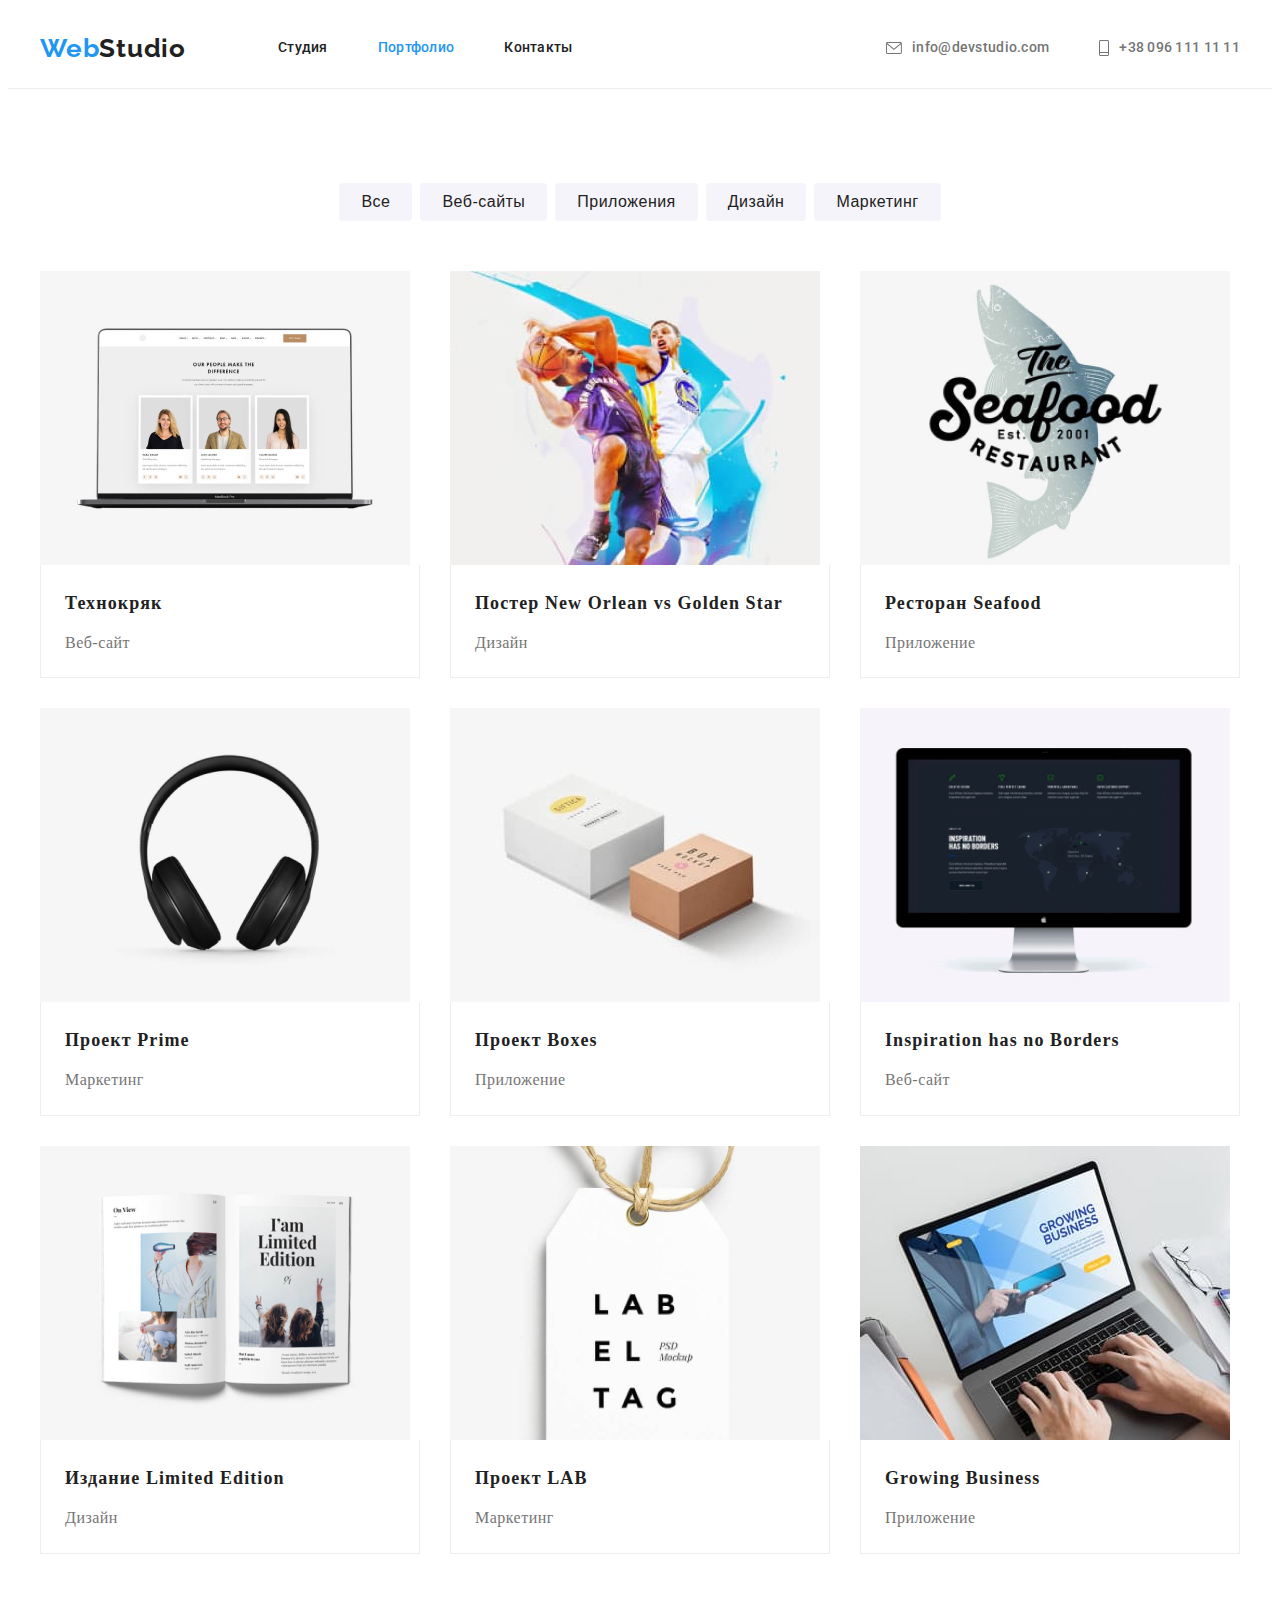
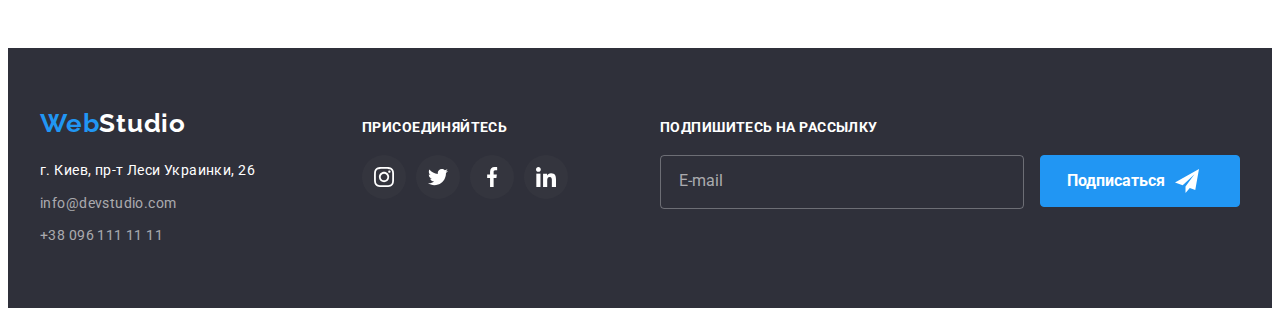
<file: portfolio.html>
<!DOCTYPE html>
<html lang="en">
<head>
    <meta charset="UTF-8">
    <meta http-equiv="X-UA-Compatible" content="IE=edge">
    <meta name="viewport" content="width=device-width, initial-scale=1.0">
    <title>Document</title>
    <link rel="preconnect" href="https://fonts.googleapis.com">
    <link rel="preconnect" href="https://fonts.gstatic.com" crossorigin>
    <link href="https://fonts.googleapis.com/css2?family=Raleway:wght@700&family=Roboto:wght@400;500;700;900&display=swap"
        rel="stylesheet">
        <link rel="stylesheet" href="https://cdnjs.cloudflare.com/ajax/libs/modern-normalize/1.1.0/modern-normalize.min.css"
            integrity="sha512-wpPYUAdjBVSE4KJnH1VR1HeZfpl1ub8YT/NKx4PuQ5NmX2tKuGu6U/JRp5y+Y8XG2tV+wKQpNHVUX03MfMFn9Q=="
            crossorigin="anonymous" referrerpolicy="no-referrer" />
        <link rel="stylesheet" href="./styles.css">
</head>
<body>
    <header class="header-style">
        <div class="container header-container">
            <nav class="navigation">
                <a class="logo link logo_head" href="#"> <span class="web-word-color">Web</span>Studio</a>
                <ul class="nav-list list">
                    <li class="nav-list-item">
                        <a class="nav-list-link link" href="#">Студия</a>
                    </li>
                    <li class="nav-list-item">
                        <a class="nav-list-link link current " href="./portfolio.html">Портфолио</a>
                    </li>
                    <li class="nav-list-item">
                        <a class="nav-list-link link" href="#">Контакты</a>
                    </li>
                </ul>
            </nav>
            <ul class="list contact-info-head">
                <li class="contact-info-head-size">
                    <a class="contact-mail link contact-logo" href="mail:info@devstudio.com">info@devstudio.com
                        <svg class="contact-logo-icon" width="16px" height="12px">
                            <use href="./img/sprite.svg#icon-envelope"></use>
                        </svg>
                    </a>
                </li>
                <li class="contact-info-head-size">
                    <a class="contact-number link contact-logo" href="tel:+380961111111">+38 096 111 11 11
                        <svg class="contact-logo-icon" width="10px" height="16px">
                            <use href="./img/sprite.svg#icon-phone"></use>
                        </svg>
                    </a>
                </li>
            </ul>
        </div>
    </header>
    <main>
    <section class="section">
        <div class="container"> 
        <h1 class="visually-hidden">Портфолио</h1>
        <ul class="portfolio">
            <li class="list portfolio-btn">
                <button class="portfolio_projects_btn link" type="button">Все</button>
            </li>
            <li class="list portfolio-btn">
                <button class="portfolio_projects_btn  link" type="button">Веб-сайты</button>
            </li>
            <li class="list portfolio-btn"> 
                <button class="portfolio_projects_btn  link" type="button">Приложения</button>
            </li>
            <li class="list portfolio-btn">
                <button class="portfolio_projects_btn  link" type="button">Дизайн</button>
            </li>
            <li class="list portfolio-btn">
                <button class="portfolio_projects_btn  link" type="button">Маркетинг</button>
            </li>
        </ul>
    
        <ul class="project">
            
            <li class="list projects-block">
                <a class="project-card-link" href="">
                    <div class="project-card-img-wrapper">
                <img src="./img/img_1n.jpg" alt="карточки товара на экране" width="370" height="294"> 
                <p class="overlay">Ресурс предлагает комплексные предложения с разным уровнем функционала и сервисов. Все это позволит посетителю получить
                 исчерпывающие сведения о компании или частном лице.</p>
                </div>
                <div class="project-card-wrapper">
                <h2 class="projects_name"> Технокряк</h2>
                <p class="projects_name_type"> Веб-сайт</p>
              </div>
              </a> 
              </li> 

            <li class="list projects-block"> 
                <a class="project-card-link" href="">
                    <div class="project-card-img-wrapper">
                <img class="list" src="./img/img_2.jpg" alt="игра в баскетбол" width="370" height="294">
                <p class="overlay">Ресурс предлагает комплексные предложения с разным уровнем функционала и сервисов. Все это позволит
                    посетителю получить исчерпывающие сведения о компании или частном лице.</p>
                </div>
                <div class="project-card-wrapper">
                <h2 class="projects_name"> Постер <lang="en"> New Orlean vs Golden Star</lang>
                </h2>
                <p class="projects_name_type">Дизайн</p>
                </div>
                </a>
            </li>

            <li class="list projects-block"> 
                <a class="project-card-link" href="">
                   <div class="project-card-img-wrapper">
                <img class="list" src="./img/img_3.jpg" alt="лого сайта рыба" width="370" height="294">
                <p class="overlay">Ресурс предлагает комплексные предложения с разным уровнем функционала и сервисов. Все это позволит
                    посетителю получить исчерпывающие сведения о компании или частном лице.</p>
                </div>
                <div class="project-card-wrapper">
                <h2 class="projects_name"> Ресторан <lang="en">Seafood</lang>
                </h2>
                <p class="projects_name_type"> Приложение</p>
                </div>
                </a>
            </li>

            <li class="list projects-block"> 
                <a class="project-card-link" href="">
                    <div class="project-card-img-wrapper">
               <img class="list" src="./img/img_4.jpg" alt="наушники" width="370" height="294">
                     <p class="overlay">Ресурс предлагает комплексные предложения с разным уровнем функционала и сервисов. Все это позволит
                    посетителю получить исчерпывающие сведения о компании или частном лице.</p>
                </div>
                <div class="project-card-wrapper">
                <h2 class="projects_name"> Проект <lang="en">Prime</lang>
                </h2>
                <p class="projects_name_type">Маркетинг</p>
                </div>
                </a>
            </li>
            <li class="list projects-block"> 
                <a class="project-card-link" href="">
                    <div class="project-card-img-wrapper">
                <img class="list" src="./img/img_5.jpg" alt="две коробки" width="370" height="294">
                <p class="overlay">Ресурс предлагает комплексные предложения с разным уровнем функционала и сервисов. Все это позволит
                    посетителю получить исчерпывающие сведения о компании или частном лице.</p>
                </div>
                <div class="project-card-wrapper">
                <h2 class="projects_name">Проект <lang="en"> Boxes</lang>
                </h2>
                <p class="projects_name_type">Приложение</p>
                </div>
                </a>
            </li>
            <li class="list projects-block"> 
                <a class="project-card-link" href="">
                    <div class="project-card-img-wrapper">
                <img class="list" src="./img/img_6.jpg" alt="компьютер" width="370" height="294">
            <p class="overlay">Ресурс предлагает комплексные предложения с разным уровнем функционала и сервисов. Все это позволит
                посетителю получить  исчерпывающие сведения о компании или частном лице.</p>
                </div>
               <div class="project-card-wrapper">
                <h2 class="projects_name">Inspiration has no Borders</lang>
                </h2>
                <p class="projects_name_type">Веб-сайт</p>
                </div>
                </a>
           </li>          
            <li class="list projects-block"> 
                <a class="project-card-link" href="">
                    <div class="project-card-img-wrapper">
                <img class="list" src="./img/img_7.jpg" alt="журнал" width="370" height="294">
                <p class="overlay">Ресурс предлагает комплексные предложения с разным уровнем функционала и сервисов. Все это позволит
                    посетителю получить исчерпывающие сведения о компании или частном лице.</p>
                </div>
                <div class="project-card-wrapper">
                <h2 class="projects_name">Издание <lang="en"> Limited Edition </lang>
                </h2>
                <p class="projects_name_type">Дизайн</p>
                </div>
                </a> 
            </li>
            <li class="list projects-block"> 
                <a class="project-card-link" href=""> 
                    <div class="project-card-img-wrapper">
                <img class="list" src="./img/img_8.jpg" alt="журнал" width="370" height="294">
                <p class="overlay">Ресурс предлагает комплексные предложения с разным уровнем функционала и сервисов. Все это позволит
                    посетителю получить исчерпывающие сведения о компании или частном лице.</p>
                </div>
                <div class="project-card-wrapper">
                <h2 class="projects_name"> Проект <lang="en">LAB</lang>
                </h2>
                <p class="projects_name_type">Маркетинг</p>
                </div>
                </a>
                </li>
            <li class="list projects-block"> 
                <a class="project-card-link" href="">
                    <div class="project-card-img-wrapper">
                <img class="list" src="./img/img_9.jpg" alt="работа на компьютере" width="370" height="294">
                <p class="overlay">Ресурс предлагает комплексные предложения с разным уровнем функционала и сервисов. Все это позволит
                    посетителю получить исчерпывающие сведения о компании или частном лице.</p>     
                </div>
               <div class="project-card-wrapper">
                <h2 class="projects_name">
                    <lang="en"> Growing Business </lang>
                </h2>
                <p class="projects_name_type">Приложение</p>
            </div>
            </a> 
            </li>
         </ul>
          </div>
       </section>
    </main>
    <footer class="dark-thema ">
        <div class="container footer-section">
            <div class=" join">
                <a class="link logo_foot " href=""> <span class="web-word-color">Web</span>Studio</a>
                <address class="foot-space">
                    <ul class="list">
                        <li class="foot-space-item"><a class="link_adress link list "
                                href="https://goo.gl/maps/NwRdtHwd14dd7Rub6" target="_blank" rel="noopener noreferrer">г.
                                Киев, пр-т Леси Украинки, 26</a></li>
                        <li class="foot-space-item"><a class="contact-mail-foot link list"
                                href="mail:info@devstudio.com">info@devstudio.com</a></li>
                        <li class="foot-space-item"><a class="contact-number-foot  link list" href="tel:+380961111111">+38
                                096 111 11 11</a></li>
                    </ul>
                </address>
            </div>
            <div class="footer-info">
                <p class="join-name">присоединяйтесь</p>
                <ul class="social-list-footer list ">
                    <li class="social-list-item">
                        <a class="social-list-link-footer" href="">
                            <svg class="social-list-icon-footer" width="20" height="20">
                                <use href="./img/sprite.svg#icon-instagram"></use>
                            </svg>
                        </a>
                    </li>
                    <li class="social-list-item">
                        <a class="social-list-link-footer" href="">
                            <svg class="social-list-icon-footer" width="20" height="20">
                                <use href="./img/sprite.svg#icon-twitter"></use>
                            </svg>
                        </a>
                    </li>
                    <li class="social-list-item">
                        <a class="social-list-link-footer" href="">
                            <svg class="social-list-icon-footer" width="20" height="20">
                                <use href="./img/sprite.svg#icon-facebook"></use>
                            </svg>
                        </a>
                    </li>
                    <li class="social-list-item">
                        <a class="social-list-link-footer" href="">
                            <svg class="social-list-icon-footer" width="20" height="20">
                                <use href="./img/sprite.svg#icon-linkedin"></use>
                            </svg>
                        </a>
                    </li>
                </ul>
            </div>
            <div>
                <form class="footer-contact-form">
                    <p class="join-name footer-form-space"> Подпишитесь на рассылку</p>
                    <div class="footer-form">
                        <label>
                            <input name="user_mail" class="contact-form-input-footer" type="mail" placeholder="E-mail" required />
                            <button type="submit" class=" icon-button"> Подписаться
                                <svg class="fly-send-icon" width="24" height="24">
                                    <use href="./img/sprite.svg#icon-fly-send"> </use>
                                </svg>
                            </button>
                        </label>
                    </div>
                </form>
            </div>
        </div>
    </footer>
</body>
</html>
</file>
<file: styles.css>
:root {
  --accent-color: #2196f3;
  --dark-text-color: #212121;
  --light-dark-text-color: #757575;
  --main-light-text-color: #ffffff;
  --icon-grey-main-color: #afb1b8;
  --primary-font-family: Roboto, sans-serif;
  --secondary-font-family: Raleway, sans-serif;
}

.list {
  list-style: none;
}
.link {
  text-decoration: none;
}
.container {
  width: 1200px;
  padding-left: 15px;
  padding-right: 15px;
  margin-left: auto;
  margin-right: auto;
}
.body {
  font-family: var(--primary-font-family);
}
h1,
h2,
h3,
h4,
h5,
p {
  margin-top: 0;
  margin-bottom: 0;
}
ul,
ol {
  margin-top: 0;
  margin-bottom: 0;
  padding: 0;
}
img {
  display: block;
}
/* components start */

.section {
  padding-top: 94px;
  padding-bottom: 94px;
}
.header-style {
  border-bottom: 1px solid #ececec;
}
.visually-hidden {
  position: absolute;
  width: 1px;
  height: 1px;
  margin: -1px;
  border: 0;
  padding: 0;
  white-space: nowrap;
  clip-path: inset(100%);
  clip: rect(0 0 0 0);
  overflow: hidden;
}
.logo_head {
  font-family: var(--secondary-font-family);
  font-weight: 700;
  font-size: 26px;
  line-height: 1.19;
  letter-spacing: 0.03em;
  color: var(--dark-text-color);
}
.logo {
  margin-right: 92px;
  display: block;
}
.header-container {
  display: flex;
  align-items: center;
}
.navigation {
  display: flex;
  align-items: center;
}
.nav-list {
  display: flex;
  align-items: center;
}
.nav-list-link {
  position: relative;
  display: block;
  padding-top: 32px;
  padding-bottom: 32px;

  font-family: var(--primary-font-family);
  font-weight: 500;
  font-size: 14px;
  line-height: 1.14;
  letter-spacing: 0.02em;
  color: var(--dark-text-color);
  transition: color 250ms cubic-bezier(0.4, 0, 0.2, 1);
}
.nav-list-link:hover,
.nav-list-link:focus {
  color: var(--accent-color);
}
.nav-list-link::after {
  content: '';
  position: absolute;
  left: 0;
  bottom: 0;
  display: block;
  width: 100%;
  height: 4px;
  background-color: var(--accent-color);
  border-radius: 2px;

  transform: scaleX(0);
  transition: transform 250ms cubic-bezier(0.4, 0, 0.2, 1);
}
.nav-list-link:hover::after,
.nav-list-link:focus::after {
  transform: scaleX(1);
}

.nav-list-item {
  margin-right: 50px;
}
.nav-list-item:not(:last-child) {
  margin-right: 50px;
}
.current:active {
  content: '';
  position: absolute;
  left: 0;
  bottom: 0;
  display: block;
  width: 100%;
  height: 4px;
  background-color: var(--accent-color);
  border-radius: 2px;

  transform: scaleX(0);
  transition: transform 250ms cubic-bezier(0.4, 0, 0.2, 1);
}
.current {
  color: var(--accent-color);
}
.contact-info-head {
  display: flex;
  align-items: center;
  margin-left: auto;
}

.contact-info-head-size {
  margin-right: 50px;
}
.contact-info-head-size:nth-child(2n) {
  margin-right: 0;
}

.contact-number,
.contact-mail {
  padding-top: 24px;
  padding-bottom: 24px;

  font-family: var(--primary-font-family);
  font-weight: 500;
  font-size: 14px;
  line-height: 1.14;
  letter-spacing: 0.02em;
  color: #757575;
  transition: color 250ms cubic-bezier(0.4, 0, 0.2, 1);
}
.contact-mail:hover,
.contact-mail:focus {
  color: var(--accent-color);
}
.contact-number:hover,
.contact-number:focus {
  color: var(--accent-color);
}
.contact-logo {
  display: flex;
  align-items: center;
  justify-content: flex-end;
  flex-direction: row-reverse;
}
.contact-logo-icon {
  fill: #757575;
  transition: fill 250ms cubic-bezier(0.4, 0, 0.2, 1);
  margin-right: 10px;
}

.contact-mail:hover .contact-logo-icon,
.contact-mail:focus .contact-logo-icon {
  fill: var(--accent-color);
}

.contact-number:hover .contact-logo-icon,
.contact-number:focus .contact-logo-icon {
  fill: var(--accent-color);
}

.hero {
  background-image: linear-gradient(rgba(47, 48, 58, 0.4), rgba(47, 48, 58, 0.4)),
    url('../goit-markup-hw-04/img/img_hero.jpg');
  background-color: #c4c4c4;
  background-size: cover;
  background-repeat: no-repeat;

  max-width: 1600px;
  margin-left: auto;
  margin-right: auto;
  padding-top: 200px;
  padding-bottom: 200px;
  text-align: center;
}

.modal-btn {
  min-width: 200px;
  padding: 10px 26px;
  border: 1px solid var(--accent-color);
  border-radius: 4px;
  font-family: var(--primary-font-family);
  font-weight: 700;
  font-size: 16px;
  line-height: 30px;
  cursor: pointer;
  color: var(--main-light-text-color);
  background-color: var(--accent-color);
  transition: background-color 250ms cubic-bezier(0.4, 0, 0.2, 1);
}
.modal-btn:hover,
.modal-btn:focus {
  background-color: #188ce8;
  color: var(--main-light-text-color);
}

/* components end */

/* hero start*/

.tagline {
  text-align: center;
  margin-bottom: 30px;

  font-weight: 900;
  font-size: 44px;
  line-height: 1.4;
  letter-spacing: 0.06em;
  text-transform: uppercase;
  color: var(--main-light-text-color);
}
/* hero end */
/* main container */

/* benefits section*/

.benefits {
  display: flex;
  justify-content: start;
  flex-wrap: wrap;
}
.benefits-section {
  width: 270px;
  margin-right: 30px;
}
.benefits-section:nth-child(4n) {
  margin-right: 0;
}

.benefits_name {
  margin-bottom: 10px;
  margin-top: 30px;
  font-weight: 700;
  font-size: 14px;
  line-height: 1.14;
  letter-spacing: 0.03em;
  text-transform: uppercase;
  color: var(--dark-text-color);
}
.benefits_name:nth-last-child(4n) {
  margin: 0;
}

.benefits_name_description {
  font-weight: 400;
  font-size: 14px;
  line-height: 1.7;
  letter-spacing: 0.03em;
  color: var(--light-dark-text-color);
}

.benefits-img {
  display: flex;
  justify-content: center;
  align-items: center;
  background-color: #f5f4fa;
  width: 270px;
  height: 120px;
  border-radius: 5px;
}

/* benefits section*/

.process-work {
  display: flex;
  flex-wrap: wrap;
  align-items: center;
}
.process-work-pict {
  margin-right: 30px;
}
.process-work-pict:nth-child(3n) {
  margin-right: 0;
}
.process-pict-block {
  position: relative;
}

.process-work-about {
  display: flex;
  justify-content: center;
  align-items: center;
  position: absolute;
  background-color: rgba(47, 48, 58, 0.8);
  width: 100%;
  height: 70px;
  bottom: 0;
}
.team {
  background-color: #f5f4fa;
}
.team-members {
  display: flex;
  flex-wrap: wrap;
  align-items: center;
}
.team-members-pict {
  margin-right: 30px;
  text-align: center;
}
.team-members-pict {
  box-sizing: border-box;
  border-width: 270px;
  border: 1px;
  box-shadow: 0px 1px 3px rgba(0, 0, 0, 0.12), 0px 1px 1px rgba(0, 0, 0, 0.14),
    0px 2px 1px rgba(0, 0, 0, 0.2);
  border-radius: 0px 0px 4px 4px;
  background-color: var(--main-light-text-color);
}
.team-members-pict:nth-child(4n) {
  margin-right: 0;
}
.team-members-space {
  padding-top: 30px;
  padding-bottom: 30px;
  padding-left: 32px;
  padding-right: 32px;
}
.block_name {
  text-align: center;
  margin-bottom: 50px;

  font-weight: 700;
  font-size: 36px;
  line-height: 1.16;
  letter-spacing: 0.03em;
  color: var(--dark-text-color);
}
.space-non {
  padding-top: 0;
}

.employee_name {
  margin-bottom: 10px;
  font-weight: 500;
  font-size: 16px;
  line-height: 1.18;
  letter-spacing: 0.03em;
  color: var(--dark-text-color);
}
.employee_name_work {
  font-weight: 400;
  font-size: 16px;
  line-height: 1.18;
  letter-spacing: 0.03em;
  color: var(--light-dark-text-color);
}

.social-list {
  display: flex;
  justify-content: space-between;
  margin-top: 16px;
}

.social-list-link {
  display: flex;
  align-items: center;
  justify-content: center;
  width: 44px;
  height: 44px;
  background-color: none;
  border-radius: 50%;
  transition: background-color 250ms cubic-bezier(0.4, 0, 0.2, 1);
}

.social-list-icon {
  fill: var(--icon-grey-main-color);
  transition: fill 250ms cubic-bezier(0.4, 0, 0.2, 1);
}

.social-list-link:hover,
.social-list-link:focus {
  background-color: var(--accent-color);
}

.social-list-link:hover .social-list-icon {
  fill: #ffffff;
}
.social-list-link:focus .social-list-icon {
  fill: #ffffff;
}

/* main container end */
/* portfolio start */

.portfolio {
  display: flex;
  flex-wrap: wrap;
  justify-content: center;
  margin-bottom: 50px;
}
.portfolio_projects_btn {
  padding: 6px 22px;
  border: 1px;
  border-radius: 4px;

  font-weight: 500;
  font-size: 16px;
  line-height: 1.6;
  letter-spacing: 0.03em;
  color: var(--dark-text-color);
  background-color: #f5f4fa;
  cursor: pointer;
  transition: background-color 250ms cubic-bezier(0.4, 0, 0.2, 1),
    color 250ms cubic-bezier(0.4, 0, 0.2, 1), box-shadow 250ms cubic-bezier(0.4, 0, 0.2, 1);
}

.portfolio-btn:not(:last-child) {
  margin-right: 8px;
}

.portfolio_projects_btn:hover,
.portfolio_projects_btn:focus {
  color: var(--main-light-text-color);
  background-color: var(--accent-color);
  box-shadow: 0px 2px rgba(0, 0, 0, 0.3);
}
/* projects cards start */
.project {
  display: flex;
  flex-wrap: wrap;
  margin-left: -30px;
  margin-top: -30px;
}
.projects-block {
  flex-basis: calc((100% - 90px) / 3);
  margin-left: 30px;
  margin-top: 30px;
}

.project-card-wrapper {
  padding-top: 20px;
  padding-bottom: 20px;
  padding-left: 24px;
  border: 1px solid #eeeeee;
  border-top: none;
}
.project-card-link {
  display: block;
  text-decoration: none;
}

.project-card-link:hover,
.project-card-link:focus {
  box-shadow: 2px 6px 8px 1px rgba(0, 0, 0, 0.3);
}
.project-card-link {
  transition: box-shadow 250ms cubic-bezier(0.4, 0, 0.2, 1);
}
.projects_name {
  font-weight: 700;
  font-size: 18px;
  line-height: 2;
  letter-spacing: 0.06em;
  color: var(--dark-text-color);
  margin-bottom: 8px;
}
.projects_name_type {
  font-weight: 400;
  font-size: 16px;
  line-height: 1.8;
  letter-spacing: 0.03em;
  color: var(--light-dark-text-color);
  cursor: pointer;
}
.project-card-img-wrapper {
  position: relative;
  overflow: hidden;
}

.overlay {
  background-color: rgba(33, 150, 243, 0.9);
  position: absolute;

  font-family: var(--primary-font-family);
  font-weight: 400;
  font-size: 18px;
  line-height: 28px;
  letter-spacing: 0.03em;
  color: var(--main-light-text-color);
  text-align: start;

  top: 0;
  left: 0;
  width: 100%;
  height: 100%;
  padding: 20px 20px;
  overflow: auto;
  transform: translateY(100%);
  transition: transform 250ms cubic-bezier(0.4, 0, 0.2, 1);
}

.project-card-link:hover .overlay,
.project-card-link:focus .overlay {
  transform: translateY(0%);
}

/* projects cards finish */
/* portfolio end */

/* clients block section start */
.clients {
  display: flex;
  justify-content: space-between;
}
.clients-list {
  display: flex;
  align-items: center;
  justify-content: center;
  width: 170px;
  height: 92px;
  outline: 1px solid var(--icon-grey-main-color);
  border-radius: 5px;
  transition: outline 250ms cubic-bezier(0.4, 0, 0.2, 1);
}
.clients-list:hover .clients-list-logo,
.clients-list:focus .clients-list-logo {
  fill: var(--accent-color);
}
.clients-list:hover,
.clients-list:focus {
  outline: 1px solid var(--accent-color);
}
.clients-card {
  display: block;
}

.clients-card:not(:last-child) {
  margin-right: 30px;
}

.clients-list-logo {
  fill: var(--icon-grey-main-color);
  transition: fill 250ms cubic-bezier(0.4, 0, 0.2, 1);
}
/* clients block section finish */

/* footer start */

.dark-thema {
  background-color: #2f303a;
  padding-top: 60px;
  padding-bottom: 60px;
}
.logo_foot {
  font-family: var(--secondary-font-family);
  font-weight: 700;
  font-size: 26px;
  line-height: 1.19;
  letter-spacing: 0.03em;
  color: var(--main-light-text-color);
  cursor: pointer;
}
.foot-space {
  margin-top: 20px;
}
.foot-space-item {
  font-family: var(--primary-font-family);
}
.foot-space-item:not(:last-child) {
  margin-bottom: 9px;
}

.web-word-color {
  color: var(--accent-color);
}

.link_adress {
  font-style: normal;
  font-weight: 400;
  font-size: 14px;
  line-height: 1.7;
  letter-spacing: 0.03em;
  color: var(--main-light-text-color);
  cursor: pointer;
}

.contact-mail-foot,
.contact-number-foot {
  font-style: normal;
  font-weight: 400;
  font-size: 14px;
  line-height: 1.7;
  letter-spacing: 0.03em;
  color: rgba(255, 255, 255, 0.6);
  cursor: pointer;
}
.join {
  flex-grow: 1;
}
.join-name {
  font-family: var(--primary-font-family);

  font-weight: 700;
  font-size: 14px;
  line-height: 16px;
  letter-spacing: 0.03em;
  color: var(--main-light-text-color);
  text-transform: uppercase;
}

.social-list-footer {
  display: flex;

  margin-top: 20px;
}

.social-list-link-footer {
  display: flex;
  align-items: center;
  justify-content: center;

  width: 44px;
  height: 44px;
  background-color: rgba(100, 100, 100, 0.1);
  border-radius: 50%;
  transition: background-color 250ms cubic-bezier(0.4, 0, 0.2, 1);
}

.social-list-link-footer:hover,
.social-list-link-footer:focus {
  background-color: var(--accent-color);
}

.social-list-link-footer:hover .social-list-icon {
  fill: #ffffff;
}

.social-list-item:not(:last-child) {
  margin-right: 10px;
}

.social-list-icon-footer {
  fill: var(--main-light-text-color);
  transition: fill 250ms cubic-bezier(0.4, 0, 0.2, 1);
}
.footer-info {
  margin-left: 70px;
}
.footer-section {
  display: flex;
  align-items: baseline;
}

.contact-form-input-footer::placeholder {
  font-family: var(--primary-font-family);

  font-weight: 400;
  font-size: 16px;
  line-height: 20px;
  color: rgba(255, 255, 255, 0.6);
  padding-left: 16px;
}
/* footer end */
/*modal btn start*/
.backdrop {
  position: fixed;
  top: 0;
  left: 0;
  width: 100vw;
  height: 100vh;
  background-color: rgba(0, 0, 0, 0.2);
  transition: opacity 250ms cubic-bezier(0.4, 0, 0.2, 1),
    visibility 250ms cubic-bezier(0.4, 0, 0.2, 1);
}
.backdrop.is-hidden {
  opacity: 0;
  visibility: hidden;
  pointer-events: none;
}

.modal {
  position: absolute;
  padding: 40px;
  top: 50%;
  left: 50%;
  transform: translate(-50%, -50%);
  width: 528px;
  height: 582px;
  background-color: rgb(255, 255, 255);
}
.modal-close-btn {
  position: absolute;
  top: 8px;
  right: 8px;
  display: flex;
  justify-content: center;
  align-items: center;
  width: 30px;
  height: 30px;
  border-radius: 50%;
  border: 1px solid var(--icon-grey-main-color);
  background-color: transparent;
  padding: 0;
  cursor: pointer;
}
.modal-close-icon :focus,
.modal-close-icon:hover {
  fill: var(--accent-color);
}

.footer-form {
  display: block;
  justify-content: center;
  align-items: center;
}
.footer-contact-form {
  margin-left: 92px;
}
.footer-form-space {
  margin-bottom: 20px;
}
.footer-form-button {
  width: 200px;
  height: 50px;
}

.contact-form-input-footer {
  min-width: 358px;
  height: 50px;
  border: 1px solid rgba(255, 255, 255, 0.3);
  border-radius: 4px;
  background-color: transparent;
  transition: border-color 250ms cubic-bezier(0.4, 0, 0.2, 1);
  color: var(--main-light-text-color);

  margin-right: 12px;
}
.icon-button {
  display: inline-flex;
  align-items: center;

  min-width: 200px;
  padding: 10px 26px;
  border: 1px solid var(--accent-color);
  border-radius: 4px;
  font-family: var(--primary-font-family);
  font-weight: 700;
  font-size: 16px;
  line-height: 30px;
  cursor: pointer;
  color: var(--main-light-text-color);
  background-color: var(--accent-color);
  transition: background-color 250ms cubic-bezier(0.4, 0, 0.2, 1);
}
.fly-send-icon {
  fill: #ffffff;
  margin-left: 10px;
}
/*modal btn start*/
.contact-form-field {
  display: block;
  margin-bottom: 10px;
}

.contact-form-input-wrapper {
  position: relative;
  display: block;
  margin-top: 4px;
}

.contact-form-input {
  width: 100%;
  height: 40px;
  padding-left: 42px;
  border: 1px solid rgba(33, 33, 33, 0.2);
  border-radius: 4px;
  transition: border-color 250ms cubic-bezier(0.4, 0, 0.2, 1);
}

.contact-form-input:focus {
  outline: none;
  border-color: var(--accent-color);
}

.contact-form-input:focus + .contact-form-icon {
  fill: var(--accent-color);
}

.contact-form-icon {
  position: absolute;
  top: 50%;
  left: 12px;
  transform: translateY(-50%);
  display: block;
  width: 18px;
  height: 18px;
  background-color: transparent;
  transition: background-color 250ms cubic-bezier(0.4, 0, 0.2, 1);
}

.contact-form-message {
  display: block;
  width: 100%;
  height: 100px;
  margin-top: 6px;
  padding: 10px 16px;
  resize: none;
  border: 1px solid #555555;
  font-family: var(--primary-font-family);
  font-weight: 400;
  font-size: 14px;
  line-height: 16px;
  letter-spacing: 0.01em;
  border: 1px solid rgba(33, 33, 33, 0.2);
  border-radius: 4px;
  transition: border-color 250ms cubic-bezier(0.4, 0, 0.2, 1);
}

.contact-form-message:focus {
  outline: none;
  border-color: var(--accent-color);
}

.contact-form-message::placeholder {
  color: rgba(117, 117, 117, 0.5);
}

.contact-form-checkbox-wrapper {
  margin-bottom: 30px;
  position: relative;
}

.contact-form-checkbox-label {
  display: flex;

  align-items: center;
  font-family: var(--primary-font-family);
  font-weight: 400;
  font-size: 14px;
  line-height: 24px;
  letter-spacing: 0.03em;
  color: var(--light-dark-text-color);
}

.checkbox-label-icon {
  display: inline-block;
  width: 15px;
  height: 15px;
  border: 1px solid #ffffff;
  cursor: pointer;
  content: '';
  margin-right: 10px;
}

.condition {
  font-family: var(--primary-font-family);
  font-weight: 400;
  font-size: 14px;
  line-height: 24px;
  letter-spacing: 0.03em;
  color: var(--accent-color);
}

.contact-form-checkbox:focus + .checkbox-label-icon.icon-check:checked {
  outline: 1px solid rgba(0, 0, 255, 0.5);
}

.contact-form-submit-btn {
  display: block;
  margin: 0 auto;
  min-width: 200px;
  height: 50px;
  padding: 10px 16px;
  border: 1px solid var(--accent-color);
  border-radius: 5px;
  background-color: var(--accent-color);
  font-family: var(--primary-font-family);
  font-weight: 700;
  font-size: 16px;
  line-height: 30px;
  letter-spacing: 0.06em;
  box-shadow: 0px 2px rgba(0, 0, 0, 0.2);
  text-align: center;
  text-decoration-color: var(--main-light-text-color);
  cursor: pointer;
  transition: background-color 250ms cubic-bezier(0.4, 0, 0.2, 1),
    color 250ms cubic-bezier(0.4, 0, 0.2, 1);
}
.send-form-decoration {
  color: #eeeeee;
}
.contact-form-submit-btn:hover,
.contact-form-submit-btn:focus {
  background-color: var(--accent-color);
  color: var(--secondary-text-color-theme-dark);
}
.form-text {
  margin-bottom: 12px;
  font-family: var(--primary-font-family);
  font-weight: 700;
  font-size: 20px;
  line-height: 23px;
  text-align: center;
  letter-spacing: 0.03em;
  color: var(--dark-text-color);
}
.form-text-style {
  font-family: var(--primary-font-family);
  font-weight: 400;
  font-size: 12px;
  line-height: 14px;
  letter-spacing: 0.01em;
  color: var(--light-dark-text-color);
}
.icon-check {
  position: absolute;
  border: 1px;
  left: 0;
  transform: translate(-10, -50%);
  cursor: pointer;
  opacity: 1;
}

.contact-form-checkbox:checked + .contact-form-checkbox-label .icon-check {
  opacity: 0;
}
.icon-blue-checkbox {
  position: absolute;
  display: inline-block;
  border: 1px;
  width: 16px;
  height: 16px;
  cursor: pointer;
  opacity: 1;
  margin-right: 10px;
}

.icon-check-tickbox {
  position: absolute;
  fill: #ffffff;
  background-color: var(--accent-color);
  border-radius: 1px solid var(--accent-color);
  border-radius: 2px;
  opacity: 0;
  transform: translate(-10, -50%);
}
.contact-form-checkbox:checked + .contact-form-checkbox-label .icon-check-tickbox {
  opacity: 1;
}
/* etemp */
</file>
